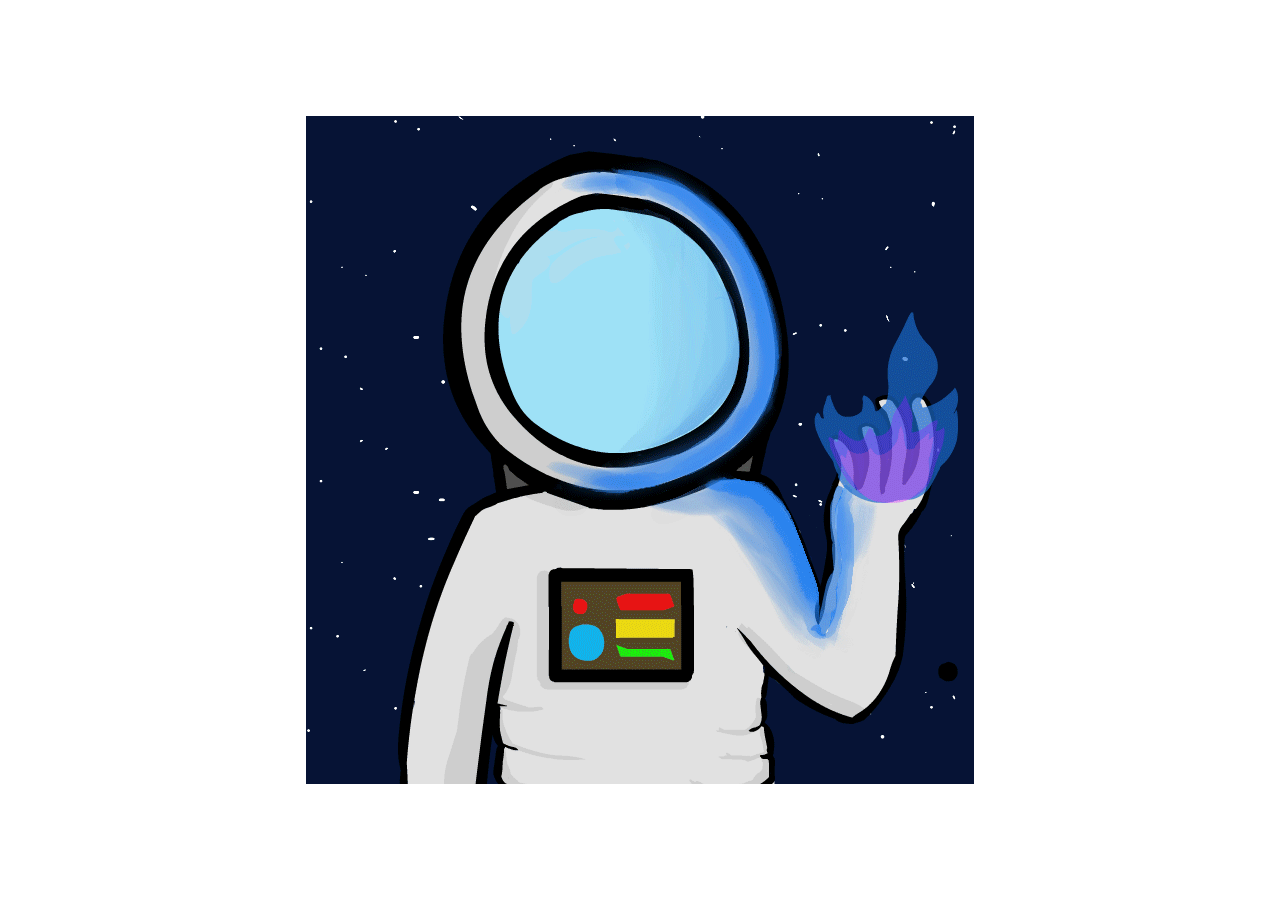
<file: wtf.html>
<html>
<head>
    <style>
        * {
            margin: 0;
            padding: 0;
        }
        .imgbox {
            display: grid;
            height: 100%;
        }
        .center-fit {
            max-width: 100%;
            max-height: 100vh;
            margin: auto;
        }
    </style>
</head>
<body>
<div class="imgbox">
    <img class="center-fit" src='spacepfp.gif'>
</div>
</body>
</html>
</file>
